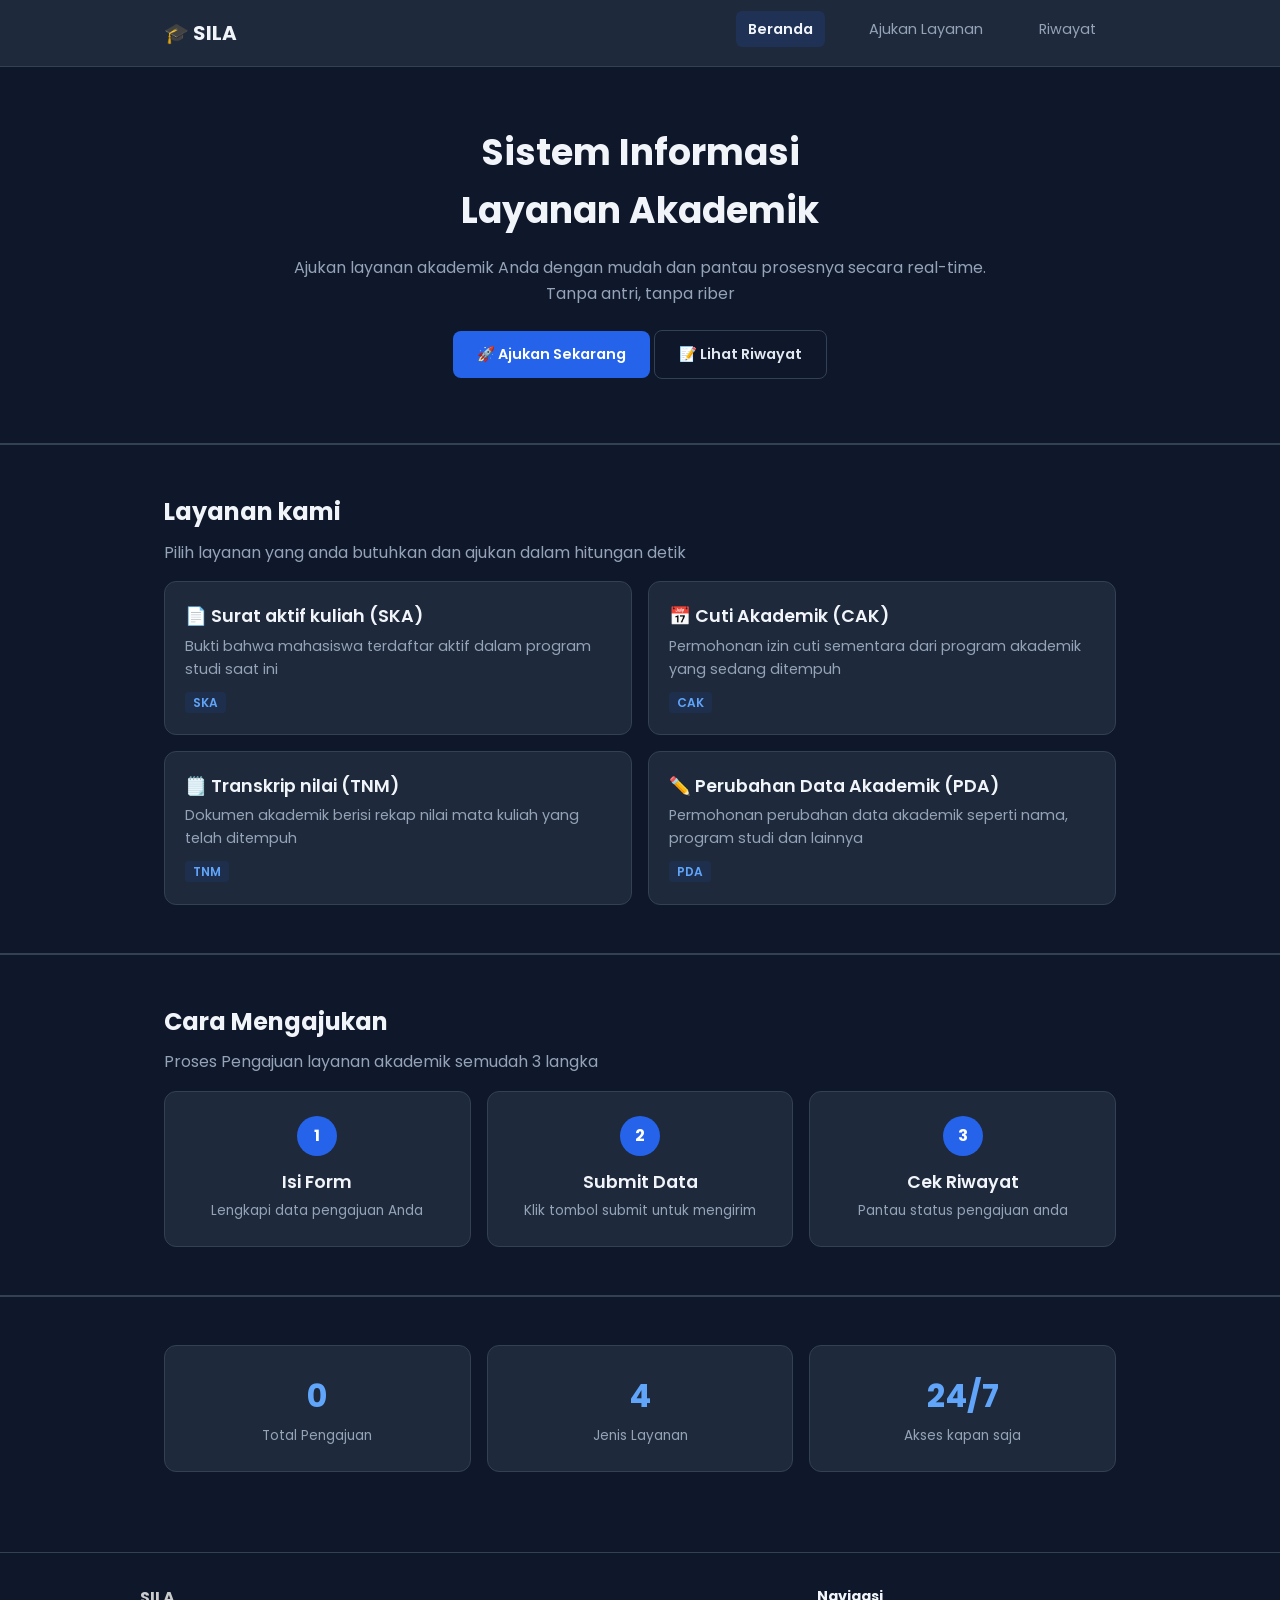
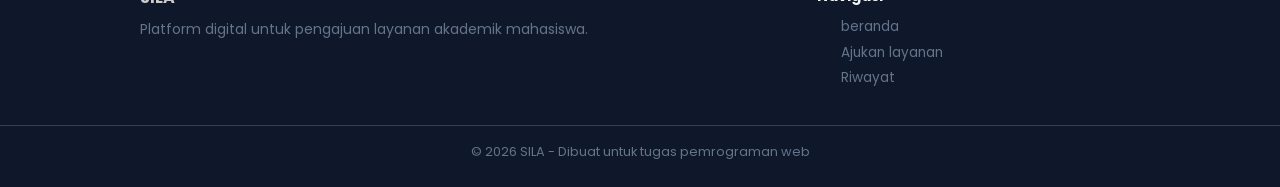
<file: index.html>
<!DOCTYPE html>
<html lang="id">
<head>
    <link rel="stylesheet" href="style.css">
    <link rel="preconnect" href="https://fonts.googleapis.com">
    <link rel="preconnect" href="https://fonts.gstatic.com" crossorigin>
    <link href="https://fonts.googleapis.com/css2?family=Poppins:wght@400;600;700&display=swap" rel="stylesheet">
    <meta charset="UTF-8">
    <meta name="viewport" content="width=device-width, initial-scale=1.0">
    <title>SILA - Sistem Informasi Layanan Akademik</title>
</head>
<body>
    <header class = "navbar">
        <div class = "container navbar-inner">
        <input type = "checkbox" id = "navToogle" class = "nav-toogle">
            <a href = "index.html" class ="logo">🎓 SILA</a> 
            <label for = "navToogle" class = "hamburger">
                <span></span>
                <span></span>
                <span></span>
            </label>
            
            <!-- <p>Sistem Informasi Layanan Akademik</p> -->
            <nav>
                <ul class="nav-menu">
                <!-- Link -->
                    <li><a href="index.html" class = "active">Beranda</a></li>
                    <li><a href="layanan.html">Ajukan Layanan</a></li>
                    <li><a href="riwayat.html">Riwayat</a></li>
                </ul>
            </nav> 
        </div>
    </header>
    <main>
        <section class = "hero">
            <div class="container">
                <h1>Sistem Informasi<br>Layanan Akademik</h1>
                <p>Ajukan layanan akademik Anda dengan mudah dan pantau prosesnya secara real-time.<br>Tanpa antri, tanpa riber</p>
                <div class="hero-button">
                    <a href ="layanan.html" class = "btn btn-primary">🚀 Ajukan Sekarang</a>
                    <a href ="riwayat.html" class = "btn btn-outline">📝 Lihat Riwayat</a>
                </div>
            </div>
        </section>
        <hr>

        <!-- Daftar Layanan -->
        <section class ="section">
            <div class = "container">
                <h2>Layanan kami</h2>
                <p class = "section-desc">Pilih layanan yang anda butuhkan dan ajukan dalam hitungan detik</p>
                <div class="cards-grid">
                    <article class ="card">
                        <h3>📄 Surat aktif kuliah (SKA)</h3>
                        <p>Bukti bahwa mahasiswa terdaftar aktif dalam program studi saat ini</p>
                        <span class ="card-code">SKA</span>
                    </article>
                    <article class = "card">
                        <h3>📅 Cuti Akademik (CAK)</h3>
                        <p>Permohonan izin cuti sementara dari program akademik yang sedang ditempuh</p>
                        <span class ="card-code">CAK</span>
                    </article>

                    <article class = "card">
                        <h3>🗒️ Transkrip nilai (TNM)</h3>
                        <p>Dokumen akademik berisi rekap nilai mata kuliah yang telah ditempuh</p>
                        <span class ="card-code">TNM</span>
                    </article>

                    <article class = "card">
                        <h3>✏️ Perubahan Data Akademik (PDA)</h3>
                        <p>Permohonan perubahan data akademik seperti nama, program studi dan lainnya</p>
                        <span class ="card-code">PDA</span>
                    </article>
                </div>
            </div>
        </section>
        <hr>
        <!-- Cara Mengajukan -->
        <section class = "section">
            <div class ="container">
                <h2>Cara Mengajukan</h2>
                <p class = "section-desc">Proses Pengajuan layanan akademik semudah 3 langka</p>
                <div class = "steps-grid">
                    <div class = "step">
                        <div class = "step-number">1</div>
                        <h3>Isi Form</h3>
                        <p>Lengkapi data pengajuan Anda</p>
                    </div>
                    <div class = "step">
                        <div class = "step-number">2</div>
                        <h3>Submit Data</h3>
                        <p>Klik tombol submit untuk mengirim</p>
                    </div>
                    <div class = "step">
                        <div class = "step-number">3</div>
                        <h3>Cek Riwayat</h3>
                        <p>Pantau status pengajuan anda</p>
                    </div>
                </div>
            </div>
        </section>
        <hr>
        <!-- Statistik -->
        <section class = "section">
            <div class = "container">
                <div class = "stats-grid">
                    <div class = "stat">
                        <div class = "stat-number">0</div>
                        <div class = "stat-label">Total Pengajuan</div>
                    </div>
                    <div class = "stat">
                        <div class = "stat-number">4</div>
                        <div class = "stat-label">Jenis Layanan</div>
                    </div>
                    <div class = "stat">
                        <div class = "stat-number">24/7</div>
                        <div class = "stat-label">Akses kapan saja</div>
                    </div>
                </div>
            </div>
        </section>
    </main>

    <!-- Footer -->
    <footer class ="footer">
        <div class = "container footer-inner">
            <div>
                <strong>SILA</strong>
                <p>Platform digital untuk pengajuan layanan akademik mahasiswa.</p>
            </div>
            <div>
                <div class="footer-nav">
                    <h4>Navigasi</h4>
                    <ul>
                        <li><a href="index.html">beranda</a></li>
                        <li><a href="layanan.html">Ajukan layanan</a></li>
                        <li><a href="riwayat.html">Riwayat</a></li>
                    </ul>
                </div>
            </div>
        </div>
        <div class = "footer-bottom">
            <div class = "container">
                <p>&copy; 2026 SILA - Dibuat untuk tugas pemrograman web</p>
            </div>
        </div>
    </footer>

</body>
</html>
</file>
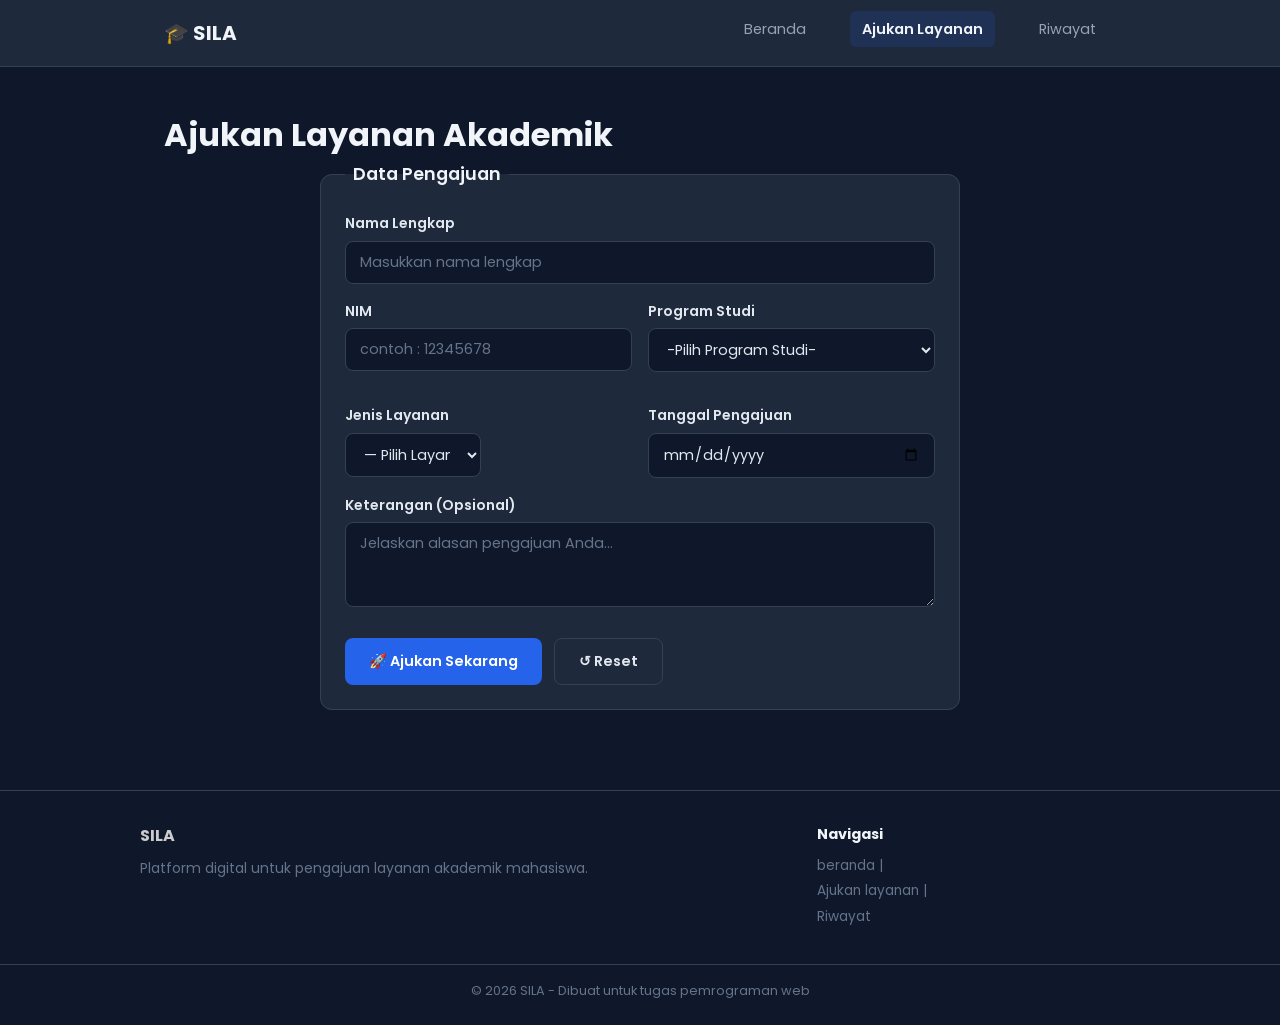
<file: layanan.html>
<!DOCTYPE html>
<html lang="id">
<head>
    <link rel="stylesheet" href="style.css">
    <link rel="preconnect" href="https://fonts.googleapis.com">
    <link rel="preconnect" href="https://fonts.gstatic.com" crossorigin>
    <link href="https://fonts.googleapis.com/css2?family=Poppins:wght@400;600;700&display=swap" rel="stylesheet">
    <meta charset="UTF-8">
    <meta name="viewport" content="width=device-width, initial-scale=1.0">
    <title>SILA - Sistem Informasi Layanan Akademik</title>
</head>
<body>
    <header class = "navbar">
        <div class = "container navbar-inner">
        <input type = "checkbox" id = "navToogle" class = "nav-toogle">
            <a href = "index.html" class ="logo">🎓 SILA</a> 
            <label for = "navToogle" class = "hamburger">
                <span></span>
                <span></span>
                <span></span>
            </label>
            
            <!-- <p>Sistem Informasi Layanan Akademik</p> -->
            <nav>
                <ul class="nav-menu">
                <!-- Link -->
                    <li><a href="index.html">Beranda</a></li>
                    <li><a href="layanan.html"  class = "active">Ajukan Layanan</a></li>
                    <li><a href="riwayat.html">Riwayat</a></li>
                </ul>
            </nav> 
        </div>
    </header>
    <main>
        <section class = "section">
            <div class="container">
                <h1>Ajukan Layanan Akademik</h1>
                <form action = "#" method="post" class = "form-card" onsubmit="return validasiForm()">
                    <fieldset>
                        <legend>Data Pengajuan</legend>
                            <div class = "form-group">
                                <label for = "nama">Nama Lengkap</label>
                                <input type = "text" id = "nama" name = "nama" placeholder="Masukkan nama lengkap">
                            </div>
                        <div class ="form-row">                            
                            <div class = "form-group">
                                <label for = "nim">NIM</label>
                                <input type = "text" id = "nim" name = "nim" placeholder="contoh : 12345678" maxlength="8">

                            </div>
                            <div class = "form-group">
                                <label for = "prodi">Program Studi</label>
                                <select id = "prodi" name = "prodi">
                                    <option value = "">-Pilih Program Studi-</option>
                                    <option value = "Sistem Informasi">Sistem Informasi</option>
                                    <option value = "Teknik Informatika">Teknik Informatika</option>
                                    <option value = "Manajemen">Manajemen</option>
                                    <option value = "Akuntansi">Akuntansi</option>
                                </select>
                            </div>
                            <div class="form-row">
                                <div class="form-group">
                                    <label for="layanan">Jenis Layanan</label>
                                    <select id="layanan" name="layanan">
                                        <option value="">— Pilih Layanan —</option>
                                        <option value="SKA">SKA — Surat Aktif Kuliah</option>
                                        <option value="CAK">CAK — Cuti Akademik</option>
                                        <option value="TNM">TNM — Transkrip Nilai</option>
                                        <option value="PDA">PDA — Perubahan Data</option>
                                    </select>
                                </div>
                            </div>
                            <div class="form-group">
                                <label for="tanggal">Tanggal Pengajuan</label>
                                <input type="date" id="tanggal" name="tanggal">
                            </div>
                        </div>
                        <div class="form-group">
                            <label for="Keterangan">Keterangan (Opsional)</label>
                            <textarea id = "keterangan" name = "keterangan" rows ="3" placeholder="Jelaskan alasan pengajuan Anda..."></textarea>
                        </div>
                        <div class="form-actions">
                            <button type="submit" class="btn btn-primary">🚀 Ajukan Sekarang</button>
                            <button type="reset" class="btn btn-outline">↺ Reset</button>
                        </div>
                    </fieldset>
                </form>

            </div>
        </section>
    </main>

    <!-- Footer -->
    <footer class ="footer">
        <div class = "container footer-inner">
            <div>
                <strong>SILA</strong>
                <p>Platform digital untuk pengajuan layanan akademik mahasiswa.</p>
            </div>
            <div>
                <h4>Navigasi</h4>
                <a href="index.html">beranda | </a>
                <a href="layanan.html">Ajukan layanan | </a>
                <a href="riwayat.html">Riwayat</a>
            </div>
        </div>
        <div class = "footer-bottom">
            <div class = "container">
                <p>&copy; 2026 SILA - Dibuat untuk tugas pemrograman web</p>
            </div>
        </div>
    </footer>
    <script src="js/script.js"></script>
</body>
</html>
</file>
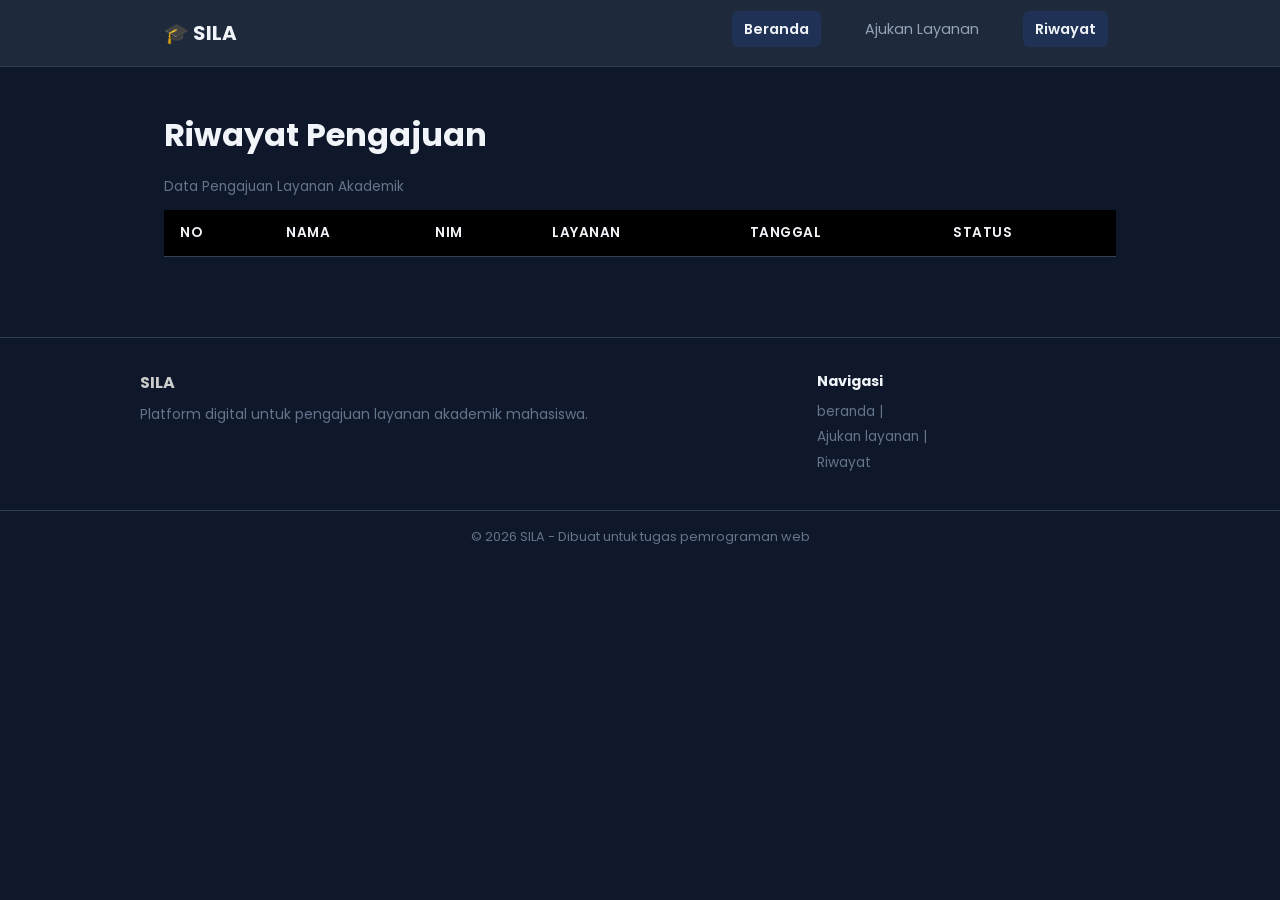
<file: riwayat.html>
<!DOCTYPE html>
<html lang="id">
<head>
    <link rel="stylesheet" href="style.css">
    <link rel="preconnect" href="https://fonts.googleapis.com">
    <link rel="preconnect" href="https://fonts.gstatic.com" crossorigin>
    <link href="https://fonts.googleapis.com/css2?family=Poppins:wght@400;600;700&display=swap" rel="stylesheet">
    <meta charset="UTF-8">
    <meta name="viewport" content="width=device-width, initial-scale=1.0">
    <title>SILA - Sistem Informasi Layanan Akademik</title>
</head>
<body>
    <header class = "navbar">
        <div class = "container navbar-inner">
        <input type = "checkbox" id = "navToogle" class = "nav-toogle">
            <a href = "index.html" class ="logo">🎓 SILA</a> 
            <label for = "navToogle" class = "hamburger">
                <span></span>
                <span></span>
                <span></span>
            </label>
            
            <!-- <p>Sistem Informasi Layanan Akademik</p> -->
            <nav>
                <ul class="nav-menu">
                <!-- Link -->
                    <li><a href="index.html" class = "active">Beranda</a></li>
                    <li><a href="layanan.html">Ajukan Layanan</a></li>
                    <li><a href="riwayat.html"  class = "active">Riwayat</a></li>
                </ul>
            </nav> 
        </div>
    </header>
    <main> 
        <section class="section"> 
            <div class="container">
                <h1>Riwayat Pengajuan</h1>
                <table class = "data-table">
                    <caption>Data Pengajuan Layanan Akademik</caption>
                    <thead>
                        <tr>
                            <th>No</th>
                            <th>Nama</th>
                            <th>NIM</th>
                            <th>Layanan</th>
                            <th>Tanggal</th>
                            <th>Status</th>
                        </tr>
                    </thead>
                    <tbody id ="tableBody">
                        
                    </tbody>
                </table>
            </div>
        </section> 
    </main> 

    <!-- Footer -->
    <footer class ="footer">
        <div class = "container footer-inner">
            <div>
                <strong>SILA</strong>
                <p>Platform digital untuk pengajuan layanan akademik mahasiswa.</p>
            </div>
            <div>
                <h4>Navigasi</h4>
                <a href="index.html">beranda | </a>
                <a href="layanan.html">Ajukan layanan | </a>
                <a href="riwayat.html">Riwayat</a>
            </div>
        </div>
        <div class = "footer-bottom">
            <div class = "container">
                <p>&copy; 2026 SILA - Dibuat untuk tugas pemrograman web</p>
            </div>
        </div>
    </footer>
    <script src="js/script.js"></script>

</body>
</html>
</file>
<file: style.css>
* {
    margin: 0;
    padding: 0;
    box-sizing: border-box;
}

header {
    padding: 24px;
    border-bottom: 1px solid #334155;
}

body {
    background-color: #0f172a;
    color: #cccccc;
    font-family: 'Poppins', sans-serif;
    font-size:16px;
    line-height: 1.6;
    padding-top: 60px;
}

h1{
    color: #f1f5f9;
    font-size: 2rem;
    font-weight: 700;
}

h2{
    color: #f1f5f9;
    font-size: 1.5rem;
    font-weight: 700;
    margin-bottom: 8px;
}

h3{
    color: #f1f5f9;
    font-size: 1.1rem;
    font-weight: 600;
    margin-bottom: 4px;
}

a{
    color:#60a5fa;
    text-decoration:none;
}

a:hover {
    color: #93c5fd;
    text-decoration: underline;
}

hr{
    border: none;
    border-top: 1px solid #334155;
}

.subtitle {
    color: #94a3b8;
    font-size: 0.875rem;
    margin-bottom:12px;
}

nav a{
    margin-right: 8px;
}

nav a.active{
    color: #f1f5f9;
    font-weight: 600;
}

.nav-menu {
    list-style: none;
    display: flex;
    gap: 8px;
}

.nav-menu li a {
    color: #94a3b8;
    font-size: 0.9rem;
    padding: 8px 12px;
    border-radius: 6px;
}

.nav-menu li a:hover {
    color: #f1f5f9;
    background-color: rgba(255, 255, 255, 0.05);
}

.nav-menu li a.active {
    color:#f1f5f9;
    font-weight: 600;
    background-color: rgba(37,99,235,0.15);
}

.nav-toogle {
    display: none;
}





.hero h2 {
    font-size: 1.75rem;
    margin-bottom: 12px;
}



.section {
    padding: 48px 0;
    border-top: 1px solid#334155;
}


.section-desc {
    color: #94a3b8;
    margin-bottom: 16px;
}

.cards-grid {
    display: grid;
    grid-template-columns: 1fr 1fr;
    gap: 16px;
    margin-top: 16px;
}

.card{
    background-color: #1e293b;
    padding: 20px;
    border: 1px solid #334155;
    border-radius: 12px;
}

.card p {
    color : #94a3b8;
    font-size: 0.9rem;
    margin-bottom: 8px;
}

.card-code {
    font-size: 0.75rem;
    font-weight: 600;
    color: #60a5fa;
    background-color: rgba(37,99,235,0.1);
    padding: 2px 8px;
    border-radius: 4px;
}

ol, ul {
    padding-left:24px;
}

li {
    margin-bottom:8px;
    color: #94a3b8;
}

li strong {
    color : #f1f5f9
}


footer p {
    margin-bottom: 8px;
}

.card:hover {
    background-color: #334155;
    border: #60a5fa;
}

/* CONTAINER */

.container {
    max-width: 1000px;
    margin: 0 auto;
    padding: 0 24px;
}

.navbar {
    background-color: #1e293b;
    border-bottom: 1px solid #334155;
    padding: 16px 0;
    position: fixed;
    top: 0;
    left: 0;
    width: 100%;
    z-index: 1000;
}

.navbar-inner {
    display: flex;
    justify-content: space-between;
    align-items: center;
}

.logo {
    font-size: 1.25rem;
    font-weight: 700;
    color: #f1f5f9;
}

nav a {
    margin-left: 16px;
    color: #94a3b8;
    font-size: 0.9rem;
}

nav a:hover,
nav a.active {
    color : #f1f5f9
}

.hero {
    padding: 64px 0;
    text-align: center;
}

.hero h1 {
    font-size: 2.25rem;
    margin-bottom: 16px;
}

.hero p {
    color: #94a3b8;
    margin-bottom: 24px;
}

.hero-buttons {
    display: flex;
    justify-content: center;
    gap: 12px;
}

.btn {
    display: inline-block;
    padding: 12px 24px;
    border-radius:8px;
    font-size: 0.9rem;
    font-weight: 600;
}


.btn-primary {
    background-color: #2563eb;
    color: #fff;
}

.btn-primary:hover {
    background-color: #1d4ed8;
    color: #fff;
}

.btn-outline {
    border: 1px solid #334155;
    color: #e2e8f0;
}

.btn-outline:hover {
    background-color: #1e293b;
    color: #f1f5f9;
}

.steps-grid {
    display: flex;
    gap: 16px;
    margin-top: 16px;
}

.step {
    flex: 1;
    text-align: center;
    background-color: #1e293b;
    border: 1px solid #334155;
    border-radius: 12px;
    padding: 24px 16px;
}

.step-number {
    width: 40px;
    height:40px;
    background-color: #2563eb;
    color: #fff;
    border-radius: 50%;
    display: flex;
    align-items: center;
    justify-content: center;
    font-weight: 700;
    margin: 0 auto 12px;
}

.step p {
    color:#94a3b8;
    font-size: 0.85rem;
}

.stats-grid {
    display: flex;
    gap: 16px;
}

.stat {
    flex: 1;
    text-align: center;
    background-color: #1e293b;
    border: 1px solid #334155;
    border-radius: 12px;
    padding: 24px;
}

.stat-number {
    font-size: 2rem;
    font-weight: 700;
    color:#60a5fa;
}

.stat-label {
    color:#94a3b8;
    font-size: 0.85rem;
    margin-top: 4px;
}

.footer {
    border-top: 1px solid #334155;
    margin-top: 32px;
}

.footer-inner {
    display: grid;
    grid-template-columns: 2fr 1fr;
    gap: 32px;
    padding:32px 0;
}

.footer-inner p {
    color: #64748b;
    font-size: 0.875rem;
    margin-top: 8px;
}


.footer-inner h4 {
    color: #f1f5f9;
    margin-bottom: 8px;
    font-size: 0.9rem;
}

.footer-inner a {
    display: block;
    color: #64748b;
    font-size: 0.85rem;
    margin-bottom:4px;

}

.footer-inner a:hover {
    color: #93c5fd
}

.footer-bottom {
    border-top: 1px solid #334155;
    padding: 16px 0;
    text-align: center;
}

.footer-bottom p{
    font-size: 0.8rem;
    color: #64748b;
}

.footer-nav ul {
    list-style: none;
}

.footer-nav ul li {
    margin-bottom: 4px;
}

.footer-nav ul li a {
    color: #64748b;
    font-size: 0.85rem;
}

.footer-nav ul li a:hover {
    color: #93c5fd;
}

.hamburger {
    display: none;
    flex-direction: column;
    gap: 5px;
    cursor: pointer;
    padding: 4px;
}

.hamburger span {
    display: block;
    width: 24px;
    height: 3px;
    background-color: #f1f5f9;
    border-radius: 2px;
}

@media (max-width: 768px) {
    .navbar-inner {
        flex-wrap: wrap;
    }

    .hamburger {
        display: flex;
    }

    nav {
        width: 100%;
        order: 3;
    }

    .nav-menu {
        display: none;
        flex-direction: column;
        gap: 0;
        width: 100%;
        padding: 8px 0;
        border-top: 1px solid #334155;
        margin-top: 12px;
    }

    .nav-menu li a {
        display:block;
        padding: 10px 0;
        border-radius: 0;
    }

    .nav-toogle:checked~nav .nav-menu{
        display: flex;
    }

}

.form-card {
max-width: 640px;
margin: 0 auto;
}

fieldset {
    border: 1px solid #334155;
    border-radius: 12px;
    padding: 24px;
    background-color: #1e293b;
}

legend {
    font-size: 1.1rem;
    font-weight: 600;
    color: #f1f5f9;
    padding: 0 8px;
}

.form-group {
    margin-bottom: 16px;
}

.form-group label {
    display: block;
    font-size: 0.875rem;
    font-weight: 600;
    color: #e2e8f0;
    margin-bottom: 6px;
}

.form-group input,
.form-group select,
.form-group textarea {
    width: 100%;
    padding: 10px 14px;
    background-color: #0f172a;
    border: 1px solid #334155;
    border-radius: 8px;
    color: #e2e8f0;
    font-family: inherit;
    font-size: 0.9rem;
    outline: none;
    transition: border-color 0.3s;
}

.form-group input:focus,
.form-group select:focus,
.form-group textarea:focus {
    border-color: #2563eb;
}

.form-group input::placeholder,
.form-group textarea::placeholder {
    color: #64748b;
}

.form-group select {
    cursor: pointer;
}

.form-group textarea {
    resize: vertical;
    min-height: 80px;
}

.form-row {
    display: grid;
    grid-template-columns: 1fr 1fr;
    gap: 16px;
}

.form-actions {
    display: flex;
    gap: 12px;
    margin-top: 24px;
}

.form-actions .btn {
    cursor: pointer;
    border: none;
    font-family: inherit;
}

.form-actions .btn-outline {
    border: 1px solid #334155;
    background: none;
}

.data-table {
    width: 100%;
    border-collapse:collapse;
    margin-top: 16px;
    min-width: 600px;
    color: #94a3b8;
    font-size: 0.9rem;
}

.data-table caption {
    text-align: left;
    font-size: 0.85rem;
    color: #64748b;
    margin-bottom: 12px;
}

.data-table th, .data-table td {
    padding:12px 16px;
    text-align: left;
    border-bottom: 1px solid #334155;
}

.data-table th, .data-table td {
    padding:12px 16px;
    text-align: left;
    border-bottom: 1px solid #334155;
}

tr:nth-child(even) {
    background-color: #07162e;
}

tr:nth-child(odd) {
    background-color: #0c244b;
}

.data-table th{
    background-color: #000000;
    color: #f1f5f9;
    font-size: 0.85rem;
    font-weight: 600;
    text-transform: uppercase;
    letter-spacing: 0.5px;
}


.data-table tbody tr:hover {
    background-color: #1e293b;
}

@media (max-width: 768px) {
    .data-table {font-size: 0.85rem;}
    .data-table th, .data-table td {padding: 8px 10px;}
}
</file>
